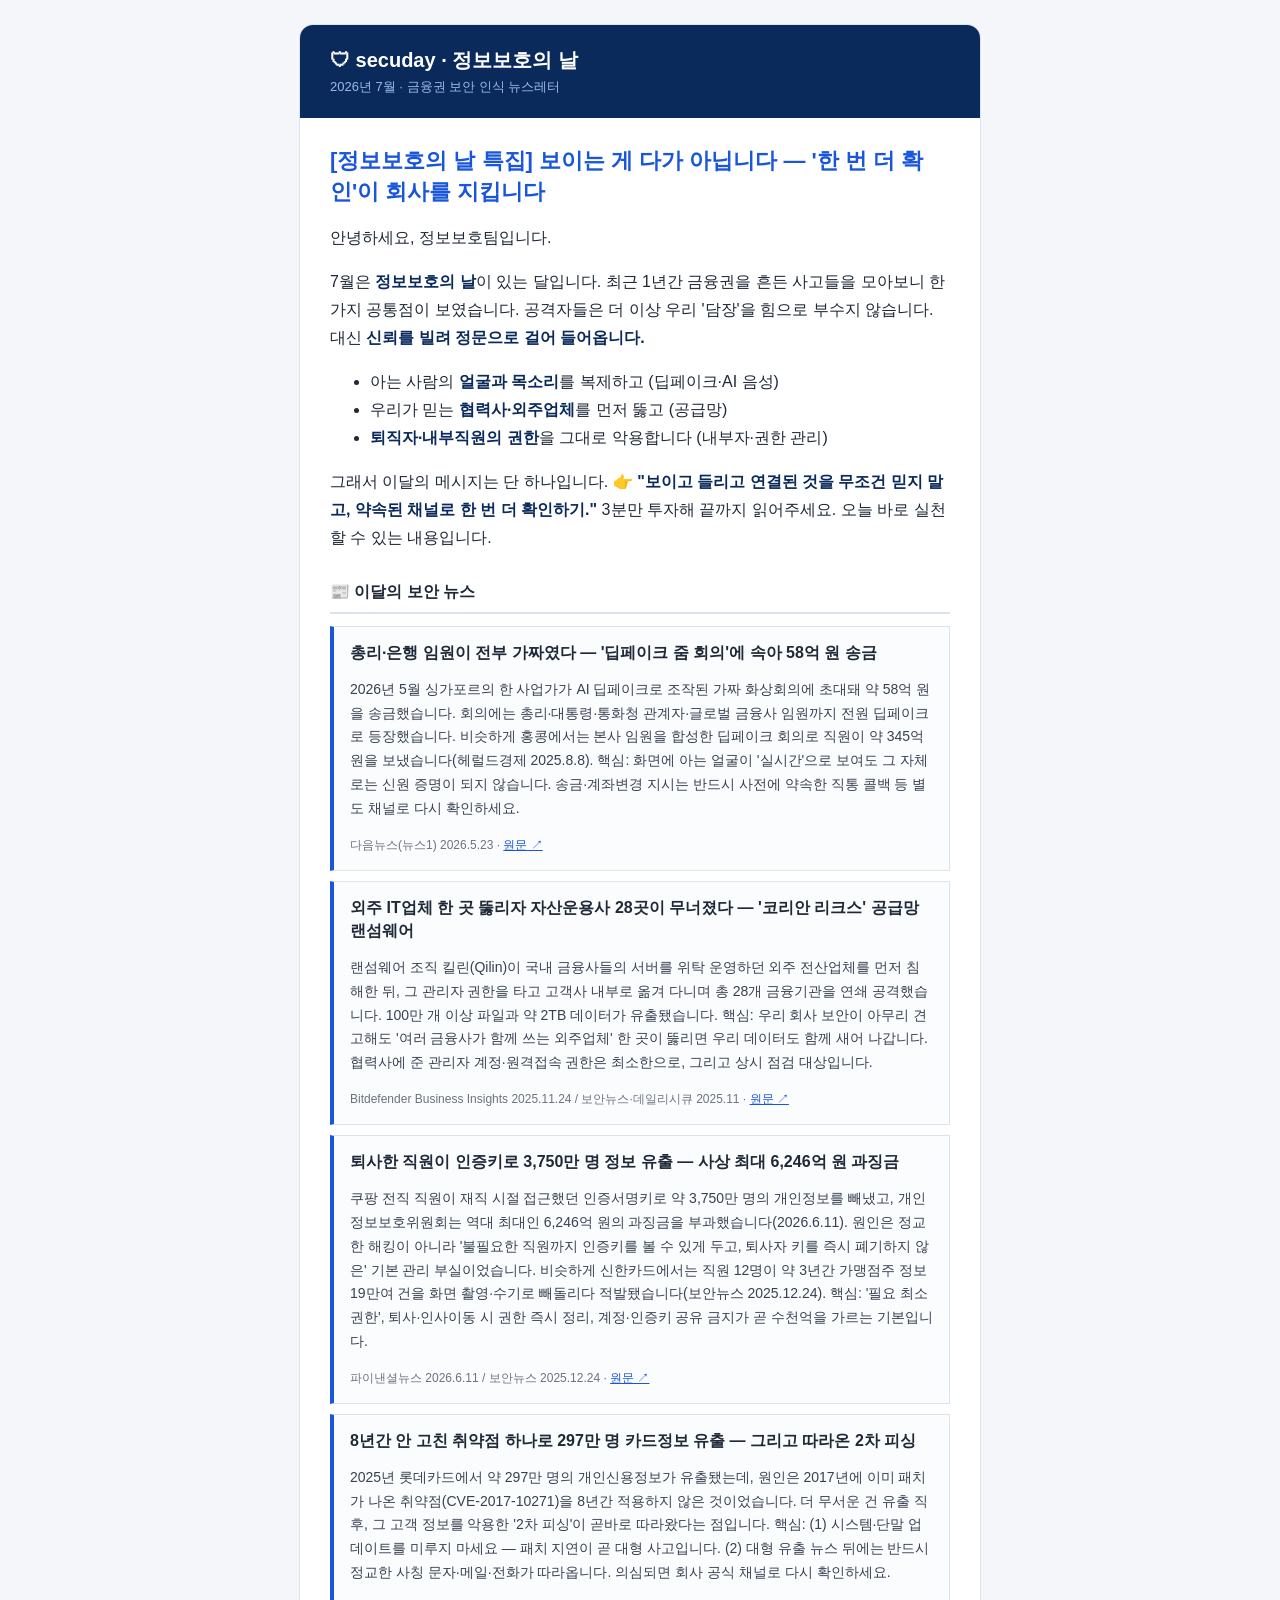
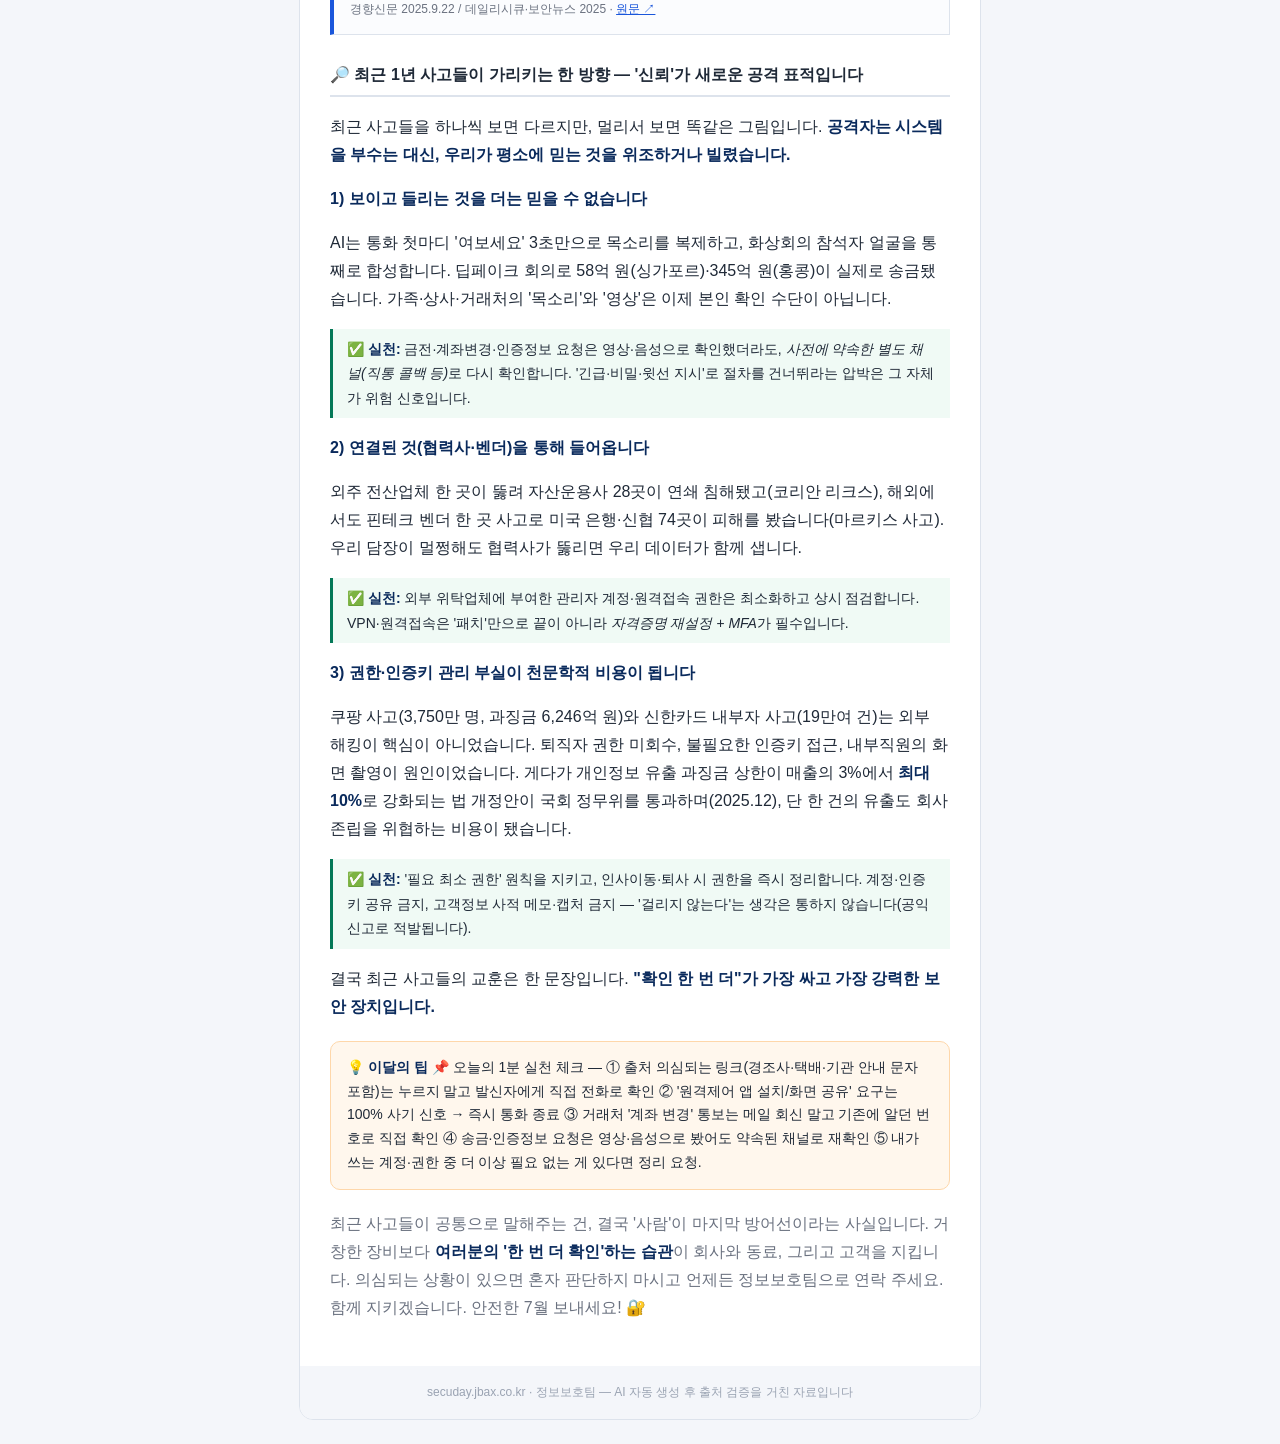
<file: samples/newsletter-2026-07.html>
<!DOCTYPE html>
<html lang="ko"><head><meta charset="UTF-8"><meta name="viewport" content="width=device-width, initial-scale=1.0">
<title>secuday 뉴스레터 — 2026년 7월</title>
<style>
  body{margin:0;background:#f4f6fa;font-family:'Apple SD Gothic Neo','Noto Sans KR',-apple-system,sans-serif;color:#1f2937;}
  .wrap{max-width:680px;margin:24px auto;background:#fff;border:1px solid #dde3ec;border-radius:14px;overflow:hidden;}
  .band{background:#0a2a5c;color:#fff;padding:22px 30px;}
  .band .b1{font-size:20px;font-weight:800;} .band .b2{font-size:13px;color:#9db9e8;margin-top:4px;}
  #root{padding:28px 30px;line-height:1.75;}
  h1.s{color:#1a56db;margin:0 0 14px;font-size:22px;line-height:1.4;}
  h3.h{border-bottom:2px solid #dde3ec;padding-bottom:6px;margin:26px 0 12px;font-size:16px;}
  .card{border:1px solid #dde3ec;border-left:4px solid #1a56db;padding:14px 16px;margin:10px 0;background:#fbfcfe;}
  .card .t{font-weight:700;margin-bottom:6px;line-height:1.45;}
  .card .sm{font-size:14px;line-height:1.7;color:#374151;} .card .src{font-size:12px;color:#6b7280;margin-top:8px;} .card .src a{color:#1a56db;}
  blockquote.q{border-left:3px solid #047857;background:#f0faf5;padding:8px 14px;margin:10px 0;font-size:14px;}
  .tip{background:#fff7ed;border:1px solid #fed7aa;border-radius:10px;padding:14px 16px;margin:20px 0;font-size:14px;line-height:1.7;}
  .closing{color:#6b7280;margin-top:18px;} strong{color:#0a2a5c;}
  .foot{background:#f4f6fa;color:#9aa3b2;font-size:12px;text-align:center;padding:18px;}
</style></head>
<body><div class="wrap">
  <div class="band"><div class="b1">🛡 secuday · 정보보호의 날</div><div class="b2">2026년 7월 · 금융권 보안 인식 뉴스레터</div></div>
  <div id="root"></div>
  <div class="foot">secuday.jbax.co.kr · 정보보호팀 — AI 자동 생성 후 출처 검증을 거친 자료입니다</div>
</div>
<script>
const NL={"subject":"[정보보호의 날 특집] 보이는 게 다가 아닙니다 — '한 번 더 확인'이 회사를 지킵니다","intro":"안녕하세요, 정보보호팀입니다.\n\n7월은 **정보보호의 날**이 있는 달입니다. 최근 1년간 금융권을 흔든 사고들을 모아보니 한 가지 공통점이 보였습니다. 공격자들은 더 이상 우리 '담장'을 힘으로 부수지 않습니다. 대신 **신뢰를 빌려 정문으로 걸어 들어옵니다.**\n\n- 아는 사람의 **얼굴과 목소리**를 복제하고 (딥페이크·AI 음성)\n- 우리가 믿는 **협력사·외주업체**를 먼저 뚫고 (공급망)\n- **퇴직자·내부직원의 권한**을 그대로 악용합니다 (내부자·권한 관리)\n\n그래서 이달의 메시지는 단 하나입니다. 👉 **\"보이고 들리고 연결된 것을 무조건 믿지 말고, 약속된 채널로 한 번 더 확인하기.\"** 3분만 투자해 끝까지 읽어주세요. 오늘 바로 실천할 수 있는 내용입니다.","headlines":[{"title":"총리·은행 임원이 전부 가짜였다 — '딥페이크 줌 회의'에 속아 58억 원 송금","summary":"2026년 5월 싱가포르의 한 사업가가 AI 딥페이크로 조작된 가짜 화상회의에 초대돼 약 58억 원을 송금했습니다. 회의에는 총리·대통령·통화청 관계자·글로벌 금융사 임원까지 전원 딥페이크로 등장했습니다. 비슷하게 홍콩에서는 본사 임원을 합성한 딥페이크 회의로 직원이 약 345억 원을 보냈습니다(헤럴드경제 2025.8.8). 핵심: 화면에 아는 얼굴이 '실시간'으로 보여도 그 자체로는 신원 증명이 되지 않습니다. 송금·계좌변경 지시는 반드시 사전에 약속한 직통 콜백 등 별도 채널로 다시 확인하세요.","source":"다음뉴스(뉴스1) 2026.5.23","link":"https://v.daum.net/v/20260523070651240"},{"title":"외주 IT업체 한 곳 뚫리자 자산운용사 28곳이 무너졌다 — '코리안 리크스' 공급망 랜섬웨어","summary":"랜섬웨어 조직 킬린(Qilin)이 국내 금융사들의 서버를 위탁 운영하던 외주 전산업체를 먼저 침해한 뒤, 그 관리자 권한을 타고 고객사 내부로 옮겨 다니며 총 28개 금융기관을 연쇄 공격했습니다. 100만 개 이상 파일과 약 2TB 데이터가 유출됐습니다. 핵심: 우리 회사 보안이 아무리 견고해도 '여러 금융사가 함께 쓰는 외주업체' 한 곳이 뚫리면 우리 데이터도 함께 새어 나갑니다. 협력사에 준 관리자 계정·원격접속 권한은 최소한으로, 그리고 상시 점검 대상입니다.","source":"Bitdefender Business Insights 2025.11.24 / 보안뉴스·데일리시큐 2025.11","link":"https://www.bitdefender.com/en-us/blog/businessinsights/korean-leaks-campaign-targets-south-korean-financial-services-qilin-ransomware"},{"title":"퇴사한 직원이 인증키로 3,750만 명 정보 유출 — 사상 최대 6,246억 원 과징금","summary":"쿠팡 전직 직원이 재직 시절 접근했던 인증서명키로 약 3,750만 명의 개인정보를 빼냈고, 개인정보보호위원회는 역대 최대인 6,246억 원의 과징금을 부과했습니다(2026.6.11). 원인은 정교한 해킹이 아니라 '불필요한 직원까지 인증키를 볼 수 있게 두고, 퇴사자 키를 즉시 폐기하지 않은' 기본 관리 부실이었습니다. 비슷하게 신한카드에서는 직원 12명이 약 3년간 가맹점주 정보 19만여 건을 화면 촬영·수기로 빼돌리다 적발됐습니다(보안뉴스 2025.12.24). 핵심: '필요 최소 권한', 퇴사·인사이동 시 권한 즉시 정리, 계정·인증키 공유 금지가 곧 수천억을 가르는 기본입니다.","source":"파이낸셜뉴스 2026.6.11 / 보안뉴스 2025.12.24","link":"https://www.fnnews.com/news/202606111039375345"},{"title":"8년간 안 고친 취약점 하나로 297만 명 카드정보 유출 — 그리고 따라온 2차 피싱","summary":"2025년 롯데카드에서 약 297만 명의 개인신용정보가 유출됐는데, 원인은 2017년에 이미 패치가 나온 취약점(CVE-2017-10271)을 8년간 적용하지 않은 것이었습니다. 더 무서운 건 유출 직후, 그 고객 정보를 악용한 '2차 피싱'이 곧바로 따라왔다는 점입니다. 핵심: (1) 시스템·단말 업데이트를 미루지 마세요 — 패치 지연이 곧 대형 사고입니다. (2) 대형 유출 뉴스 뒤에는 반드시 정교한 사칭 문자·메일·전화가 따라옵니다. 의심되면 회사 공식 채널로 다시 확인하세요.","source":"경향신문 2025.9.22 / 데일리시큐·보안뉴스 2025","link":"https://www.khan.co.kr/article/202509220700001"}],"deep_dive":{"heading":"최근 1년 사고들이 가리키는 한 방향 — '신뢰'가 새로운 공격 표적입니다","body":"최근 사고들을 하나씩 보면 다르지만, 멀리서 보면 똑같은 그림입니다. **공격자는 시스템을 부수는 대신, 우리가 평소에 믿는 것을 위조하거나 빌렸습니다.**\n\n**1) 보이고 들리는 것을 더는 믿을 수 없습니다**\nAI는 통화 첫마디 '여보세요' 3초만으로 목소리를 복제하고, 화상회의 참석자 얼굴을 통째로 합성합니다. 딥페이크 회의로 58억 원(싱가포르)·345억 원(홍콩)이 실제로 송금됐습니다. 가족·상사·거래처의 '목소리'와 '영상'은 이제 본인 확인 수단이 아닙니다.\n> ✅ **실천:** 금전·계좌변경·인증정보 요청은 영상·음성으로 확인했더라도, *사전에 약속한 별도 채널(직통 콜백 등)*로 다시 확인합니다. '긴급·비밀·윗선 지시'로 절차를 건너뛰라는 압박은 그 자체가 위험 신호입니다.\n\n**2) 연결된 것(협력사·벤더)을 통해 들어옵니다**\n외주 전산업체 한 곳이 뚫려 자산운용사 28곳이 연쇄 침해됐고(코리안 리크스), 해외에서도 핀테크 벤더 한 곳 사고로 미국 은행·신협 74곳이 피해를 봤습니다(마르키스 사고). 우리 담장이 멀쩡해도 협력사가 뚫리면 우리 데이터가 함께 샙니다.\n> ✅ **실천:** 외부 위탁업체에 부여한 관리자 계정·원격접속 권한은 최소화하고 상시 점검합니다. VPN·원격접속은 '패치'만으로 끝이 아니라 *자격증명 재설정 + MFA*가 필수입니다.\n\n**3) 권한·인증키 관리 부실이 천문학적 비용이 됩니다**\n쿠팡 사고(3,750만 명, 과징금 6,246억 원)와 신한카드 내부자 사고(19만여 건)는 외부 해킹이 핵심이 아니었습니다. 퇴직자 권한 미회수, 불필요한 인증키 접근, 내부직원의 화면 촬영이 원인이었습니다. 게다가 개인정보 유출 과징금 상한이 매출의 3%에서 **최대 10%**로 강화되는 법 개정안이 국회 정무위를 통과하며(2025.12), 단 한 건의 유출도 회사 존립을 위협하는 비용이 됐습니다.\n> ✅ **실천:** '필요 최소 권한' 원칙을 지키고, 인사이동·퇴사 시 권한을 즉시 정리합니다. 계정·인증키 공유 금지, 고객정보 사적 메모·캡처 금지 — '걸리지 않는다'는 생각은 통하지 않습니다(공익신고로 적발됩니다).\n\n결국 최근 사고들의 교훈은 한 문장입니다. **\"확인 한 번 더\"가 가장 싸고 가장 강력한 보안 장치입니다.**"},"tip":"📌 오늘의 1분 실천 체크 — ① 출처 의심되는 링크(경조사·택배·기관 안내 문자 포함)는 누르지 말고 발신자에게 직접 전화로 확인 ② '원격제어 앱 설치/화면 공유' 요구는 100% 사기 신호 → 즉시 통화 종료 ③ 거래처 '계좌 변경' 통보는 메일 회신 말고 기존에 알던 번호로 직접 확인 ④ 송금·인증정보 요청은 영상·음성으로 봤어도 약속된 채널로 재확인 ⑤ 내가 쓰는 계정·권한 중 더 이상 필요 없는 게 있다면 정리 요청.","closing":"최근 사고들이 공통으로 말해주는 건, 결국 '사람'이 마지막 방어선이라는 사실입니다. 거창한 장비보다 **여러분의 '한 번 더 확인'하는 습관**이 회사와 동료, 그리고 고객을 지킵니다. 의심되는 상황이 있으면 혼자 판단하지 마시고 언제든 정보보호팀으로 연락 주세요. 함께 지키겠습니다. 안전한 7월 보내세요! 🔐"};
function esc(s){const d=document.createElement('div');d.textContent=s==null?'':s;return d.innerHTML;}
function safeUrl(u){return /^https?:\/\//i.test(u||'')?u:'';}
function inline(s){return esc(s).replace(/\*\*(.+?)\*\*/g,'<strong>$1</strong>').replace(/\*(.+?)\*/g,'<em>$1</em>');}
function md(text){
  const raw=(text||'').split("\n");let html="",inList=false,inQ=false,qb=[];
  const fq=()=>{if(inQ){html+='<blockquote class="q">'+qb.join("<br>")+'</blockquote>';qb=[];inQ=false;}};
  const fl=()=>{if(inList){html+="</ul>";inList=false;}};
  for(const line of raw){
    const q=line.match(/^\s*(?:>|&gt;)\s?(.*)$/);
    if(q){fl();inQ=true;qb.push(inline(q[1]));continue;}
    fq();
    if(/^\s*[-*] /.test(line)){if(!inList){html+="<ul>";inList=true;}html+="<li>"+inline(line.replace(/^\s*[-*] /,""))+"</li>";continue;}
    fl();
    if(line.trim()==="")continue;
    html+="<p>"+inline(line)+"</p>";
  }
  fq();fl();return html;
}
function render(nl){
  const heads=(nl.headlines||[]).map(h=>{const link=safeUrl(h.link);
    return '<div class="card"><div class="t">'+esc(h.title)+'</div><div class="sm">'+md(h.summary)+'</div><div class="src">'+esc(h.source)+(link?' · <a href="'+link+'" target="_blank" rel="noopener">원문 ↗</a>':'')+'</div></div>';}).join("");
  const dd=nl.deep_dive||{};
  document.getElementById('root').innerHTML=
    '<h1 class="s">'+esc(nl.subject)+'</h1><div>'+md(nl.intro)+'</div>'+
    '<h3 class="h">📰 이달의 보안 뉴스</h3>'+heads+
    '<h3 class="h">🔎 '+esc(dd.heading)+'</h3><div>'+md(dd.body)+'</div>'+
    '<div class="tip"><strong>💡 이달의 팁</strong> '+esc(nl.tip)+'</div>'+
    '<div class="closing">'+md(nl.closing)+'</div>';
}
render(NL);
</script></body></html>
</file>
